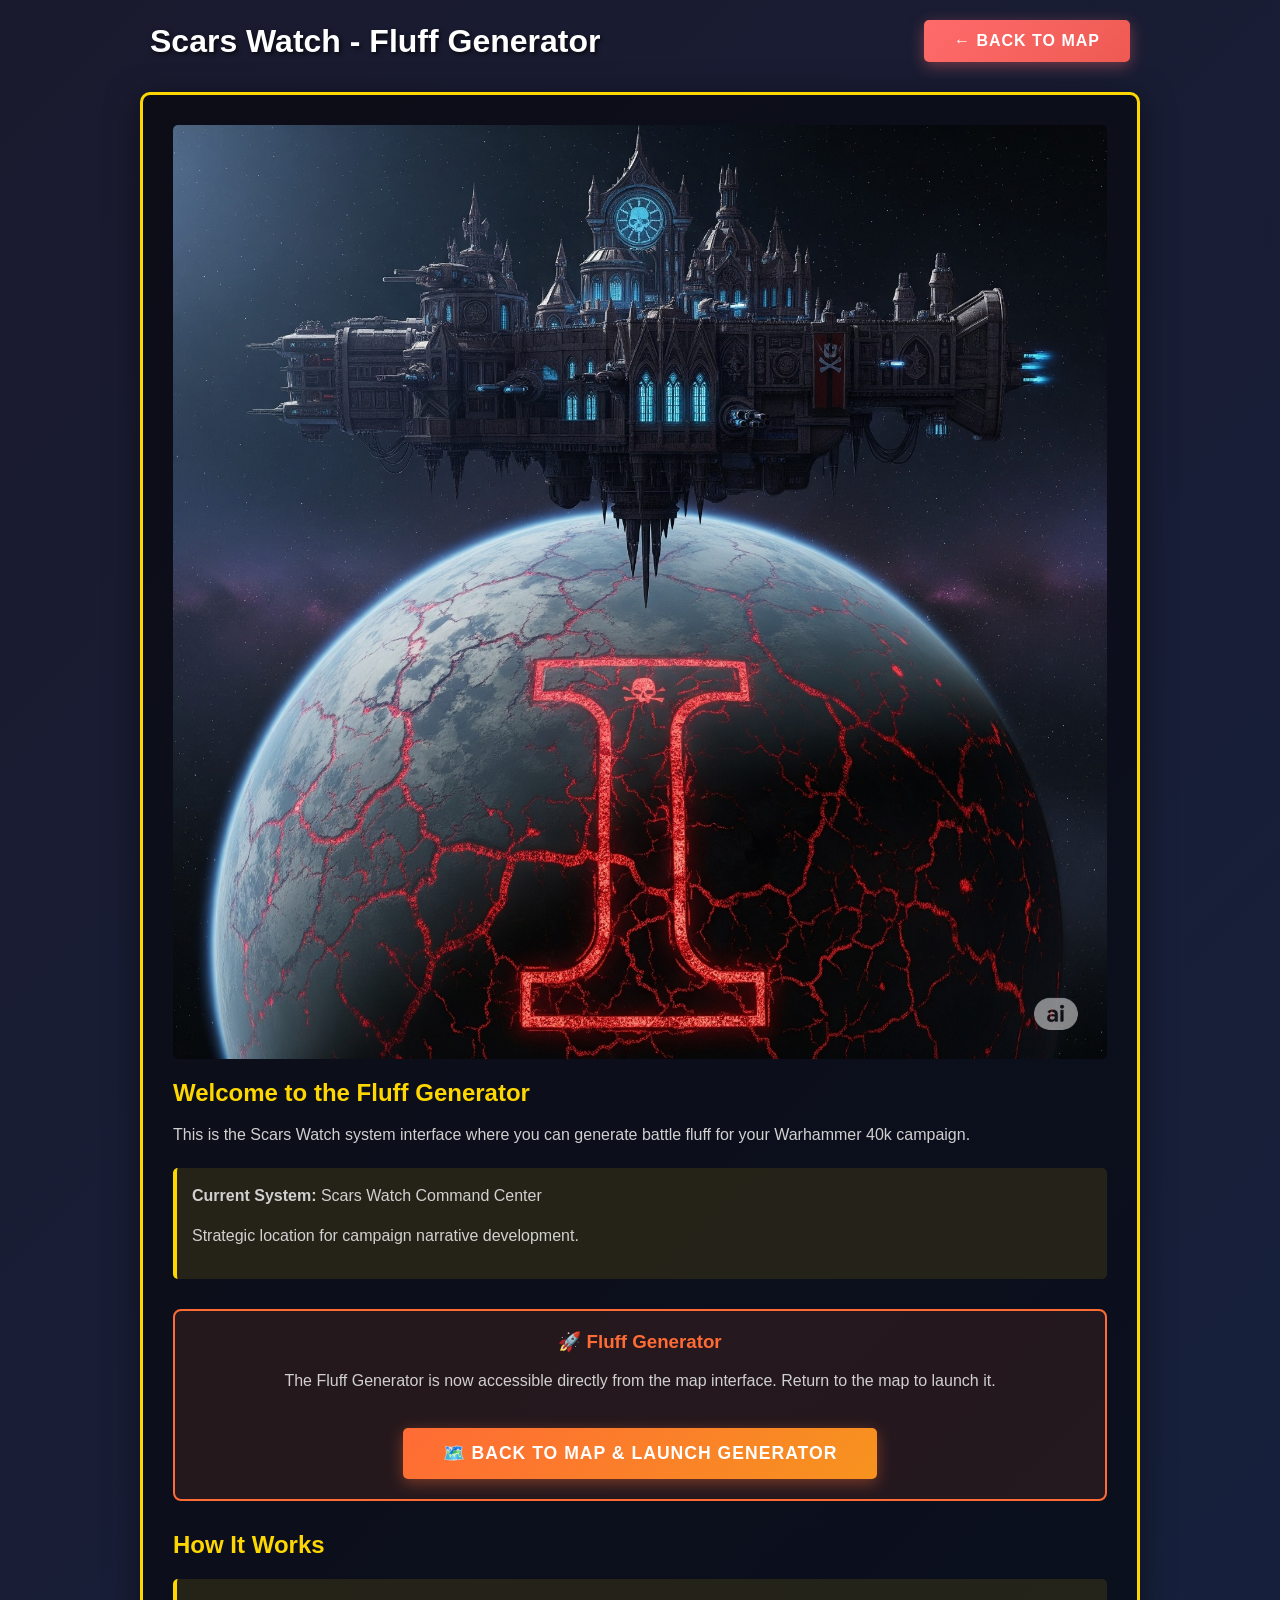
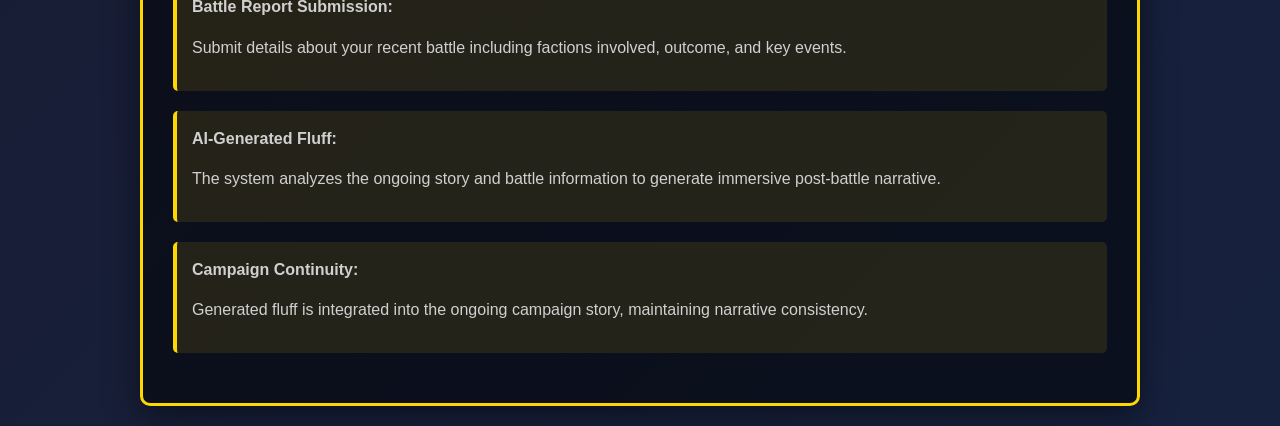
<file: templates/scars_watch.html>
<!DOCTYPE html>
<html lang="en">
<head>
    <meta charset="UTF-8">
    <meta name="viewport" content="width=device-width, initial-scale=1.0">
    <title>Scars Watch - Fluff Generator</title>
    <style>
        * {
            margin: 0;
            padding: 0;
            box-sizing: border-box;
        }

        body {
            font-family: 'Segoe UI', Tahoma, Geneva, Verdana, sans-serif;
            background: linear-gradient(135deg, #1a1a2e 0%, #16213e 100%);
            min-height: 100vh;
            display: flex;
            flex-direction: column;
            align-items: center;
            justify-content: center;
            color: #fff;
            padding: 20px;
        }

        .container {
            width: 100%;
            max-width: 1000px;
        }

        .header {
            display: flex;
            justify-content: space-between;
            align-items: center;
            margin-bottom: 30px;
            padding: 0 10px;
        }

        .header h1 {
            font-size: 2em;
            text-shadow: 2px 2px 4px rgba(0, 0, 0, 0.7);
            flex: 1;
        }

        button {
            padding: 12px 30px;
            font-size: 1em;
            font-weight: bold;
            border: none;
            border-radius: 5px;
            cursor: pointer;
            transition: all 0.3s ease;
            text-transform: uppercase;
            letter-spacing: 1px;
        }

        .btn-back {
            background: linear-gradient(135deg, #ff6b6b 0%, #ee5a52 100%);
            color: white;
            box-shadow: 0 4px 15px rgba(255, 107, 107, 0.4);
        }

        .btn-back:hover {
            transform: translateY(-2px);
            box-shadow: 0 6px 20px rgba(255, 107, 107, 0.6);
        }

        .btn-back:active {
            transform: translateY(0);
        }

        .content {
            background: rgba(0, 0, 0, 0.5);
            border: 3px solid #ffd700;
            border-radius: 10px;
            padding: 30px;
            box-shadow: 0 8px 32px rgba(0, 0, 0, 0.5);
        }

        .content img {
            display: block;
            width: 100%;
            height: auto;
            border-radius: 5px;
            margin-bottom: 20px;
        }

        .content h2 {
            margin-top: 20px;
            margin-bottom: 15px;
            color: #ffd700;
            font-size: 1.5em;
        }

        .content p {
            line-height: 1.6;
            color: #d0d0d0;
            margin-bottom: 15px;
        }

        .info-box {
            background: rgba(255, 215, 0, 0.1);
            border-left: 4px solid #ffd700;
            padding: 15px;
            margin: 20px 0;
            border-radius: 5px;
        }

        .btn-streamlit {
            background: linear-gradient(135deg, #ff6b35 0%, #f7931e 100%);
            color: white;
            box-shadow: 0 4px 15px rgba(255, 107, 53, 0.4);
            margin-top: 20px;
            font-size: 1.1em;
            padding: 15px 40px;
        }

        .btn-streamlit:hover {
            transform: translateY(-2px);
            box-shadow: 0 6px 20px rgba(255, 107, 53, 0.6);
        }

        .btn-streamlit:active {
            transform: translateY(0);
        }

        .action-section {
            margin: 30px 0;
            text-align: center;
            padding: 20px;
            background: rgba(255, 107, 53, 0.1);
            border-radius: 8px;
            border: 2px solid #ff6b35;
        }

        .action-section h3 {
            color: #ff6b35;
            margin-bottom: 15px;
        }

        @media (max-width: 768px) {
            .header {
                flex-direction: column;
                gap: 15px;
                align-items: stretch;
            }

            .header h1 {
                font-size: 1.5em;
                text-align: center;
            }

            button {
                padding: 10px 20px;
                font-size: 0.9em;
            }

            .content {
                padding: 20px;
            }
        }
    </style>
</head>
<body>
    <div class="container">
        <div class="header">
            <h1>Scars Watch - Fluff Generator</h1>
            <button class="btn-back" onclick="backToMap()">← Back to Map</button>
        </div>

        <div class="content">
            <img src="/static/Scars Watch picture.jpeg" alt="Scars Watch System">

            <h2>Welcome to the Fluff Generator</h2>
            <p>This is the Scars Watch system interface where you can generate battle fluff for your Warhammer 40k campaign.</p>

            <div class="info-box">
                <p><strong>Current System:</strong> Scars Watch Command Center</p>
                <p>Strategic location for campaign narrative development.</p>
            </div>

            <div class="action-section">
                <h3>🚀 Fluff Generator</h3>
                <p>The Fluff Generator is now accessible directly from the map interface. Return to the map to launch it.</p>
                <button class="btn-streamlit" onclick="backToMap()">
                    🗺️ Back to Map & Launch Generator
                </button>
            </div>

            <h2>How It Works</h2>
            <div class="info-box">
                <p><strong>Battle Report Submission:</strong></p>
                <p>Submit details about your recent battle including factions involved, outcome, and key events.</p>
            </div>
            <div class="info-box">
                <p><strong>AI-Generated Fluff:</strong></p>
                <p>The system analyzes the ongoing story and battle information to generate immersive post-battle narrative.</p>
            </div>
            <div class="info-box">
                <p><strong>Campaign Continuity:</strong></p>
                <p>Generated fluff is integrated into the ongoing campaign story, maintaining narrative consistency.</p>
            </div>
        </div>
    </div>

    <script>
        function backToMap() {
            window.location.href = '{{ url_for("index") }}';
        }
    </script>
</body>
</html>
</file>
